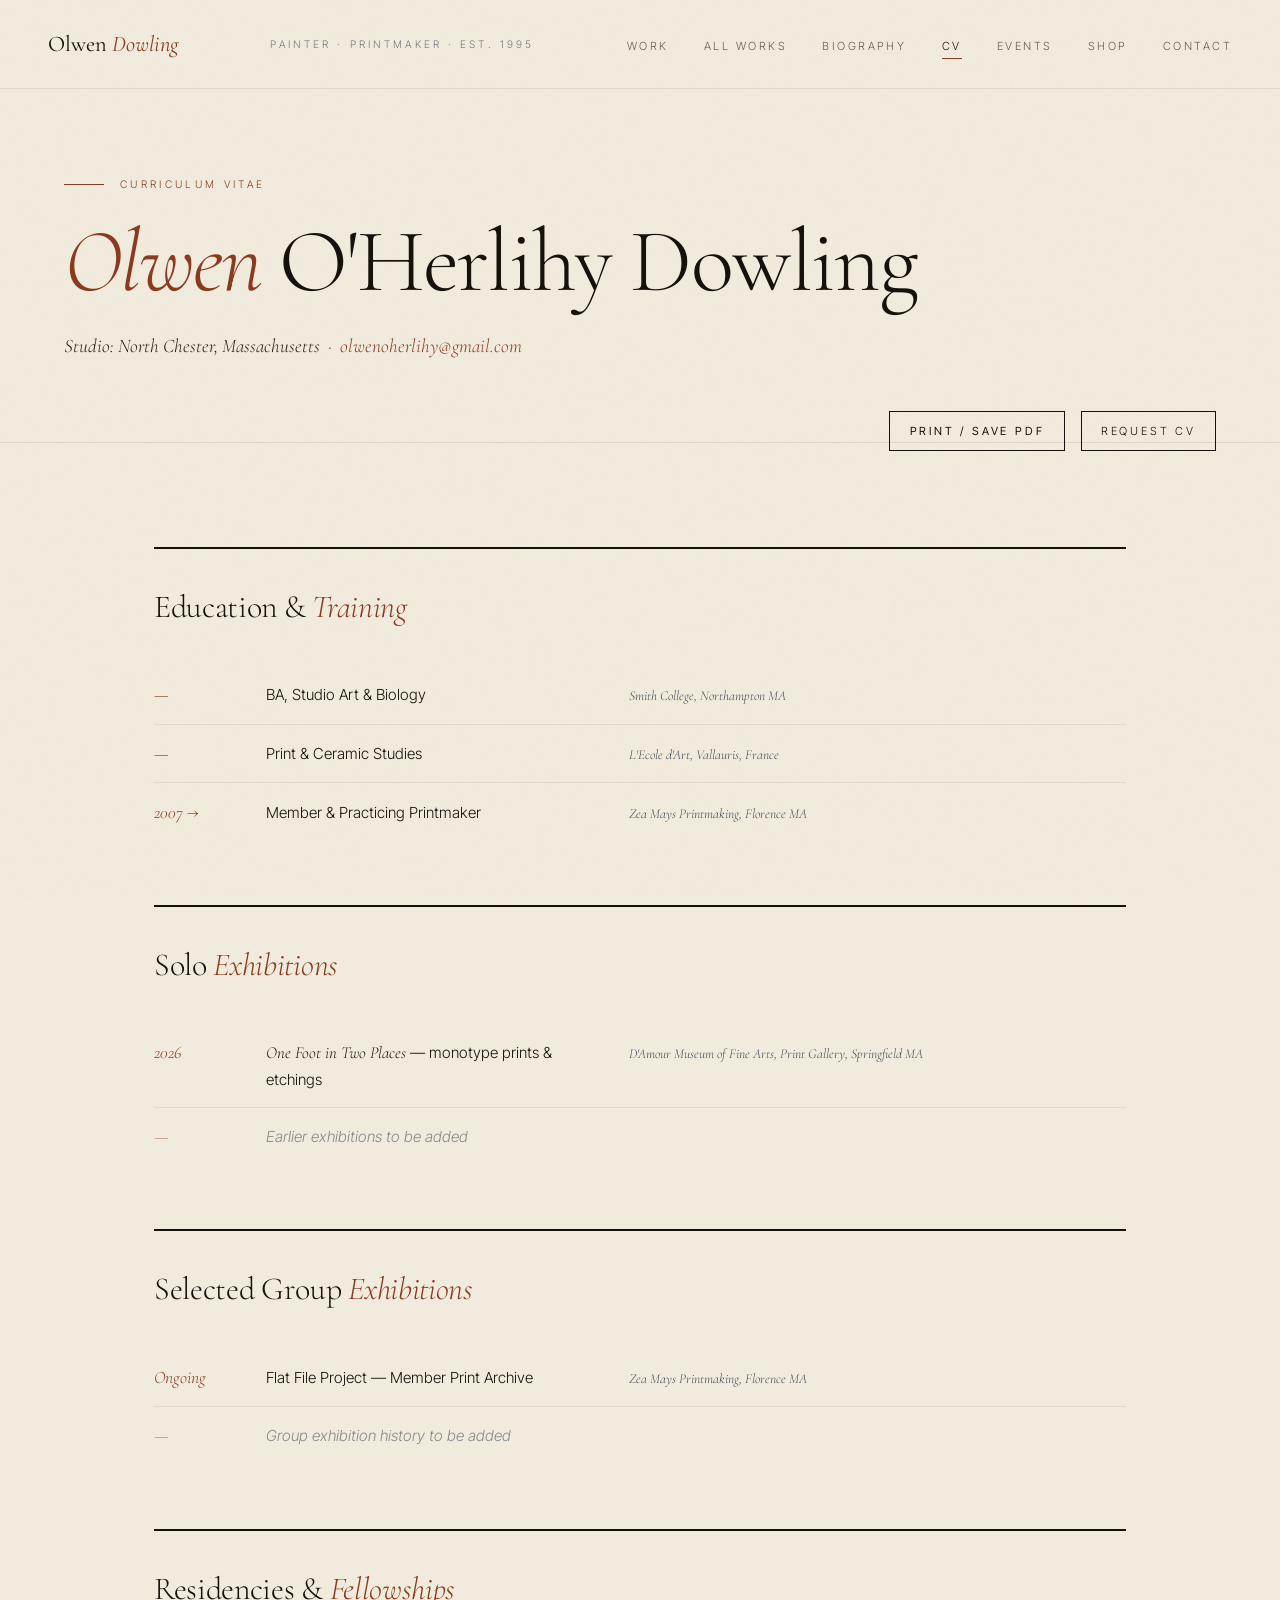
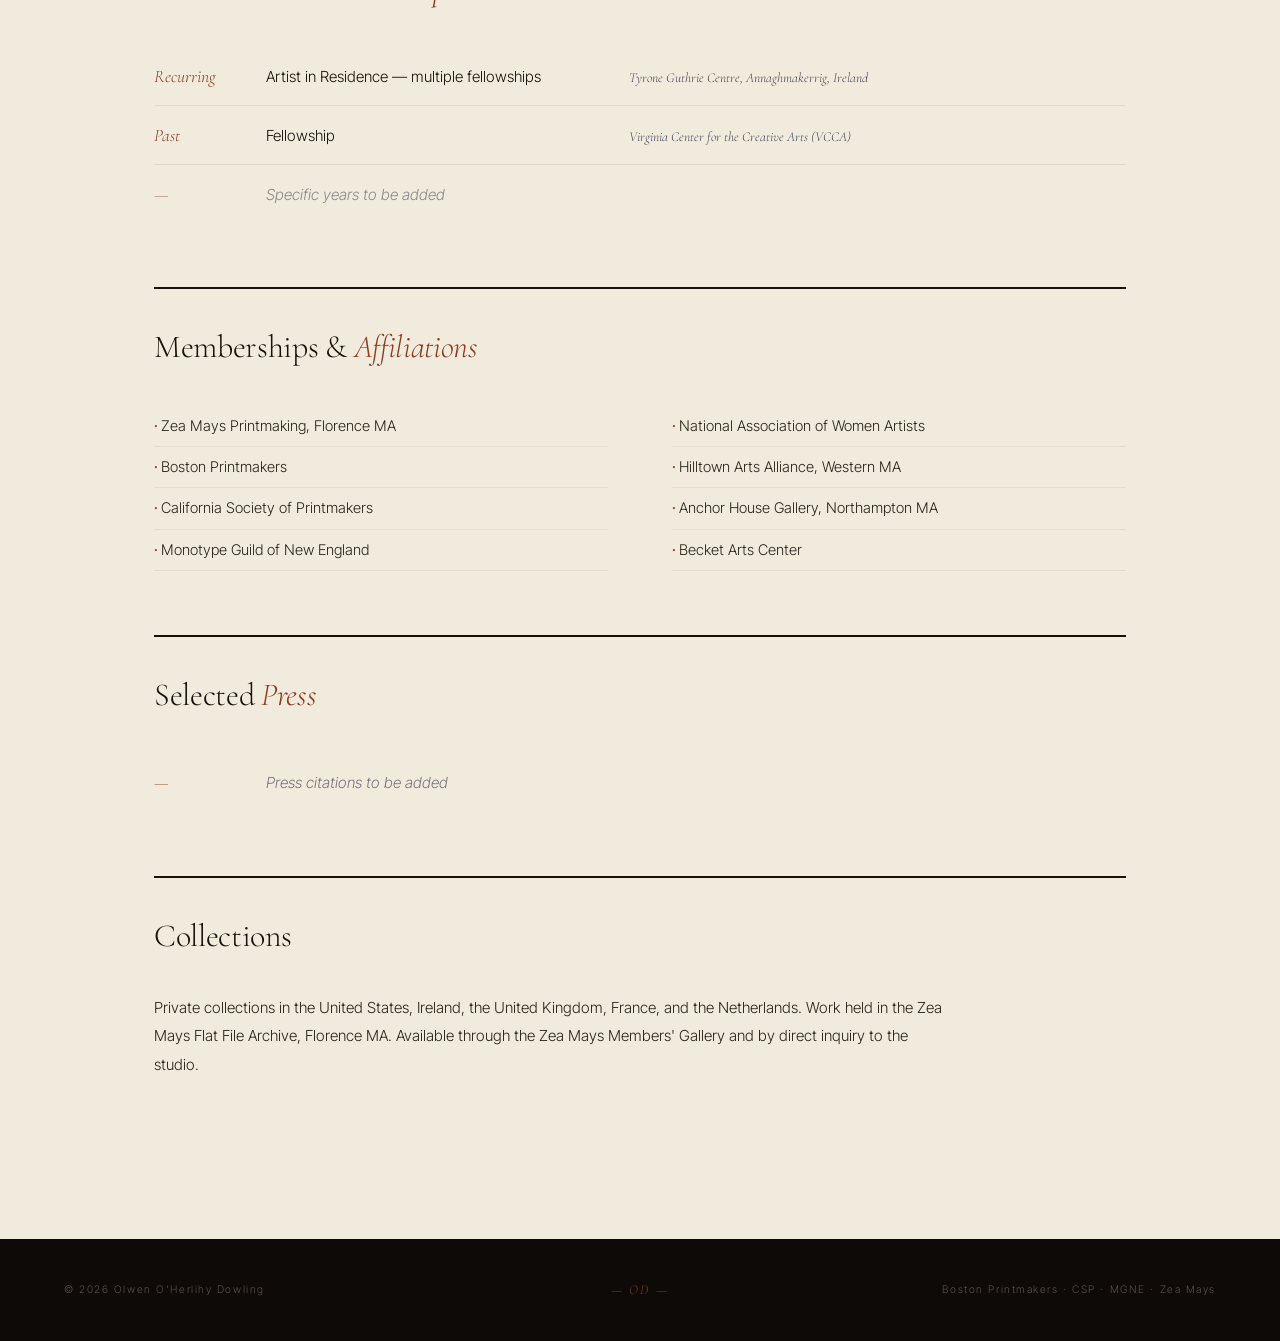
<file: cv.html>
<!DOCTYPE html>

<html lang="en">
<head>
<meta charset="UTF-8">
<meta name="viewport" content="width=device-width, initial-scale=1.0">
<title>Curriculum Vitae — Olwen O'Herlihy Dowling</title>
<link href="https://fonts.googleapis.com/css2?family=Cormorant+Garamond:ital,wght@0,300;0,400;0,500;1,300;1,400;1,500&family=Inter+Tight:wght@200;300;400;500&display=swap" rel="stylesheet">
<link rel="stylesheet" href="styles.css">
<style>
  .cv-actions {
    max-width: 1400px; margin: -2rem auto 0;
    padding: 0 4rem 2rem;
    display: flex; justify-content: flex-end; gap: 1rem;
  }
  .cv-action {
    font-size: 0.7rem; letter-spacing: 0.25em; text-transform: uppercase;
    color: var(--ink); text-decoration: none;
    border: 1px solid var(--ink);
    padding: 0.6rem 1.2rem;
    transition: background 0.3s, color 0.3s;
    cursor: pointer; background: none;
    font-family: inherit;
  }
  .cv-action:hover { background: var(--ink); color: var(--paper); }

.cv-body {
max-width: 1100px; margin: 0 auto;
padding: 4rem 4rem 6rem;
}

.cv-section {
border-top: 2px solid var(--ink);
padding-top: 2rem; margin-bottom: 4rem;
}

.cv-section h2 {
font-family: 'Cormorant Garamond', serif;
font-size: 2rem; font-weight: 300;
color: var(--ink); margin-bottom: 2rem;
letter-spacing: -0.01em;
}
.cv-section h2 em { font-style: italic; color: var(--rust); }

.cv-row {
display: grid; grid-template-columns: 5rem 1fr 1.5fr;
gap: 2rem; padding: 0.9rem 0;
border-bottom: 1px solid rgba(22,17,12,0.08);
align-items: baseline;
}
.cv-row:last-child { border-bottom: none; }
.cv-row .yr {
font-family: 'Cormorant Garamond', serif;
font-style: italic; font-size: 1.1rem;
color: var(--rust);
}
.cv-row .what {
font-size: 0.95rem; color: var(--ink);
}
.cv-row .what em {
font-family: 'Cormorant Garamond', serif;
font-style: italic; font-size: 1.05rem;
}
.cv-row .where {
font-size: 0.85rem; color: var(--slate);
font-style: italic; font-family: 'Cormorant Garamond', serif;
}

.cv-list {
columns: 2; column-gap: 4rem; list-style: none;
}
.cv-list li {
padding: 0.5rem 0;
font-size: 0.92rem;
color: var(--ink-soft);
break-inside: avoid;
border-bottom: 1px solid rgba(22,17,12,0.06);
}
.cv-list li::before {
content: '· '; color: var(--rust); font-weight: 500;
}

@media (max-width: 1024px) {
.cv-actions { padding: 0 2rem 1rem; }
.cv-body { padding: 2rem 2rem 4rem; }
.cv-row { grid-template-columns: 4rem 1fr; gap: 1rem; }
.cv-row .where { grid-column: 1 / -1; padding-left: 5rem; }
.cv-list { columns: 1; }
}

@media print {
body::before, nav, .cv-actions, footer { display: none !important; }
body { background: white; }
.page-header { padding: 1rem 0 1.5rem; border-bottom: 2px solid var(--ink); }
.page-header h1 { font-size: 2.5rem; }
.page-header .sub { font-size: 0.95rem; }
.cv-body { padding: 1rem 0; max-width: 100%; }
.cv-section { page-break-inside: avoid; }
a { color: var(--ink); text-decoration: none; }
}
</style>

</head>
<body>

<nav>
  <a href="index.html" class="nav-mark">Olwen <span>Dowling</span></a>
  <div class="nav-tagline">Painter · Printmaker · Est. 1995</div>
  <ul class="nav-links">
    <li><a href="index.html#work">Work</a></li>
    <li><a href="work.html">All Works</a></li>
    <li><a href="biography.html">Biography</a></li>
    <li><a href="cv.html" class="active">CV</a></li>
    <li><a href="events.html">Events</a></li>
    <li><a href="shop.html">Shop</a></li>
    <li><a href="index.html#contact">Contact</a></li>
  </ul>
</nav>

<header class="page-header">
  <p class="eyebrow">Curriculum Vitae</p>
  <h1><em>Olwen</em> O'Herlihy Dowling</h1>
  <p class="sub">Studio: North Chester, Massachusetts &nbsp;·&nbsp; <a href="mailto:olwenoherlihy@gmail.com" style="color:var(--rust); text-decoration:none;">olwenoherlihy@gmail.com</a></p>
</header>

<div class="cv-actions">
  <button class="cv-action" onclick="window.print()">Print / Save PDF</button>
  <a href="mailto:olwenoherlihy@gmail.com?subject=CV%20Inquiry" class="cv-action">Request CV</a>
</div>

<div class="cv-body">

  <section class="cv-section">
    <h2>Education &amp; <em>Training</em></h2>
    <div class="cv-row">
      <span class="yr">—</span>
      <span class="what">BA, Studio Art &amp; Biology</span>
      <span class="where">Smith College, Northampton MA</span>
    </div>
    <div class="cv-row">
      <span class="yr">—</span>
      <span class="what">Print &amp; Ceramic Studies</span>
      <span class="where">L'Ecole d'Art, Vallauris, France</span>
    </div>
    <div class="cv-row">
      <span class="yr">2007 →</span>
      <span class="what">Member &amp; Practicing Printmaker</span>
      <span class="where">Zea Mays Printmaking, Florence MA</span>
    </div>
  </section>

  <section class="cv-section">
    <h2>Solo <em>Exhibitions</em></h2>
    <div class="cv-row">
      <span class="yr">2026</span>
      <span class="what"><em>One Foot in Two Places</em> — monotype prints &amp; etchings</span>
      <span class="where">D'Amour Museum of Fine Arts, Print Gallery, Springfield MA</span>
    </div>
    <div class="cv-row" style="opacity: 0.6;">
      <span class="yr">—</span>
      <span class="what" style="font-style: italic; color: var(--slate);">Earlier exhibitions to be added</span>
      <span class="where"></span>
    </div>
  </section>

  <section class="cv-section">
    <h2>Selected Group <em>Exhibitions</em></h2>
    <div class="cv-row">
      <span class="yr">Ongoing</span>
      <span class="what">Flat File Project — Member Print Archive</span>
      <span class="where">Zea Mays Printmaking, Florence MA</span>
    </div>
    <div class="cv-row" style="opacity: 0.6;">
      <span class="yr">—</span>
      <span class="what" style="font-style: italic; color: var(--slate);">Group exhibition history to be added</span>
      <span class="where"></span>
    </div>
  </section>

  <section class="cv-section">
    <h2>Residencies &amp; <em>Fellowships</em></h2>
    <div class="cv-row">
      <span class="yr">Recurring</span>
      <span class="what">Artist in Residence — multiple fellowships</span>
      <span class="where">Tyrone Guthrie Centre, Annaghmakerrig, Ireland</span>
    </div>
    <div class="cv-row">
      <span class="yr">Past</span>
      <span class="what">Fellowship</span>
      <span class="where">Virginia Center for the Creative Arts (VCCA)</span>
    </div>
    <div class="cv-row" style="opacity: 0.6;">
      <span class="yr">—</span>
      <span class="what" style="font-style: italic; color: var(--slate);">Specific years to be added</span>
      <span class="where"></span>
    </div>
  </section>

  <section class="cv-section">
    <h2>Memberships &amp; <em>Affiliations</em></h2>
    <ul class="cv-list">
      <li>Zea Mays Printmaking, Florence MA</li>
      <li>Boston Printmakers</li>
      <li>California Society of Printmakers</li>
      <li>Monotype Guild of New England</li>
      <li>National Association of Women Artists</li>
      <li>Hilltown Arts Alliance, Western MA</li>
      <li>Anchor House Gallery, Northampton MA</li>
      <li>Becket Arts Center</li>
    </ul>
  </section>

  <section class="cv-section">
    <h2>Selected <em>Press</em></h2>
    <div class="cv-row" style="opacity: 0.7;">
      <span class="yr">—</span>
      <span class="what" style="font-style: italic; color: var(--slate);">Press citations to be added</span>
      <span class="where"></span>
    </div>
  </section>

  <section class="cv-section">
    <h2>Collections</h2>
    <p style="font-size: 0.95rem; line-height: 1.85; color: var(--ink-soft); max-width: 50rem;">Private collections in the United States, Ireland, the United Kingdom, France, and the Netherlands. Work held in the Zea Mays Flat File Archive, Florence MA. Available through the Zea Mays Members' Gallery and by direct inquiry to the studio.</p>
  </section>

</div>

<footer>
  <p>© 2026 Olwen O'Herlihy Dowling</p>
  <p class="footer-mark">— OD —</p>
  <p class="footer-end">Boston Printmakers · CSP · MGNE · Zea Mays</p>
</footer>

</body>
</html>
</file>
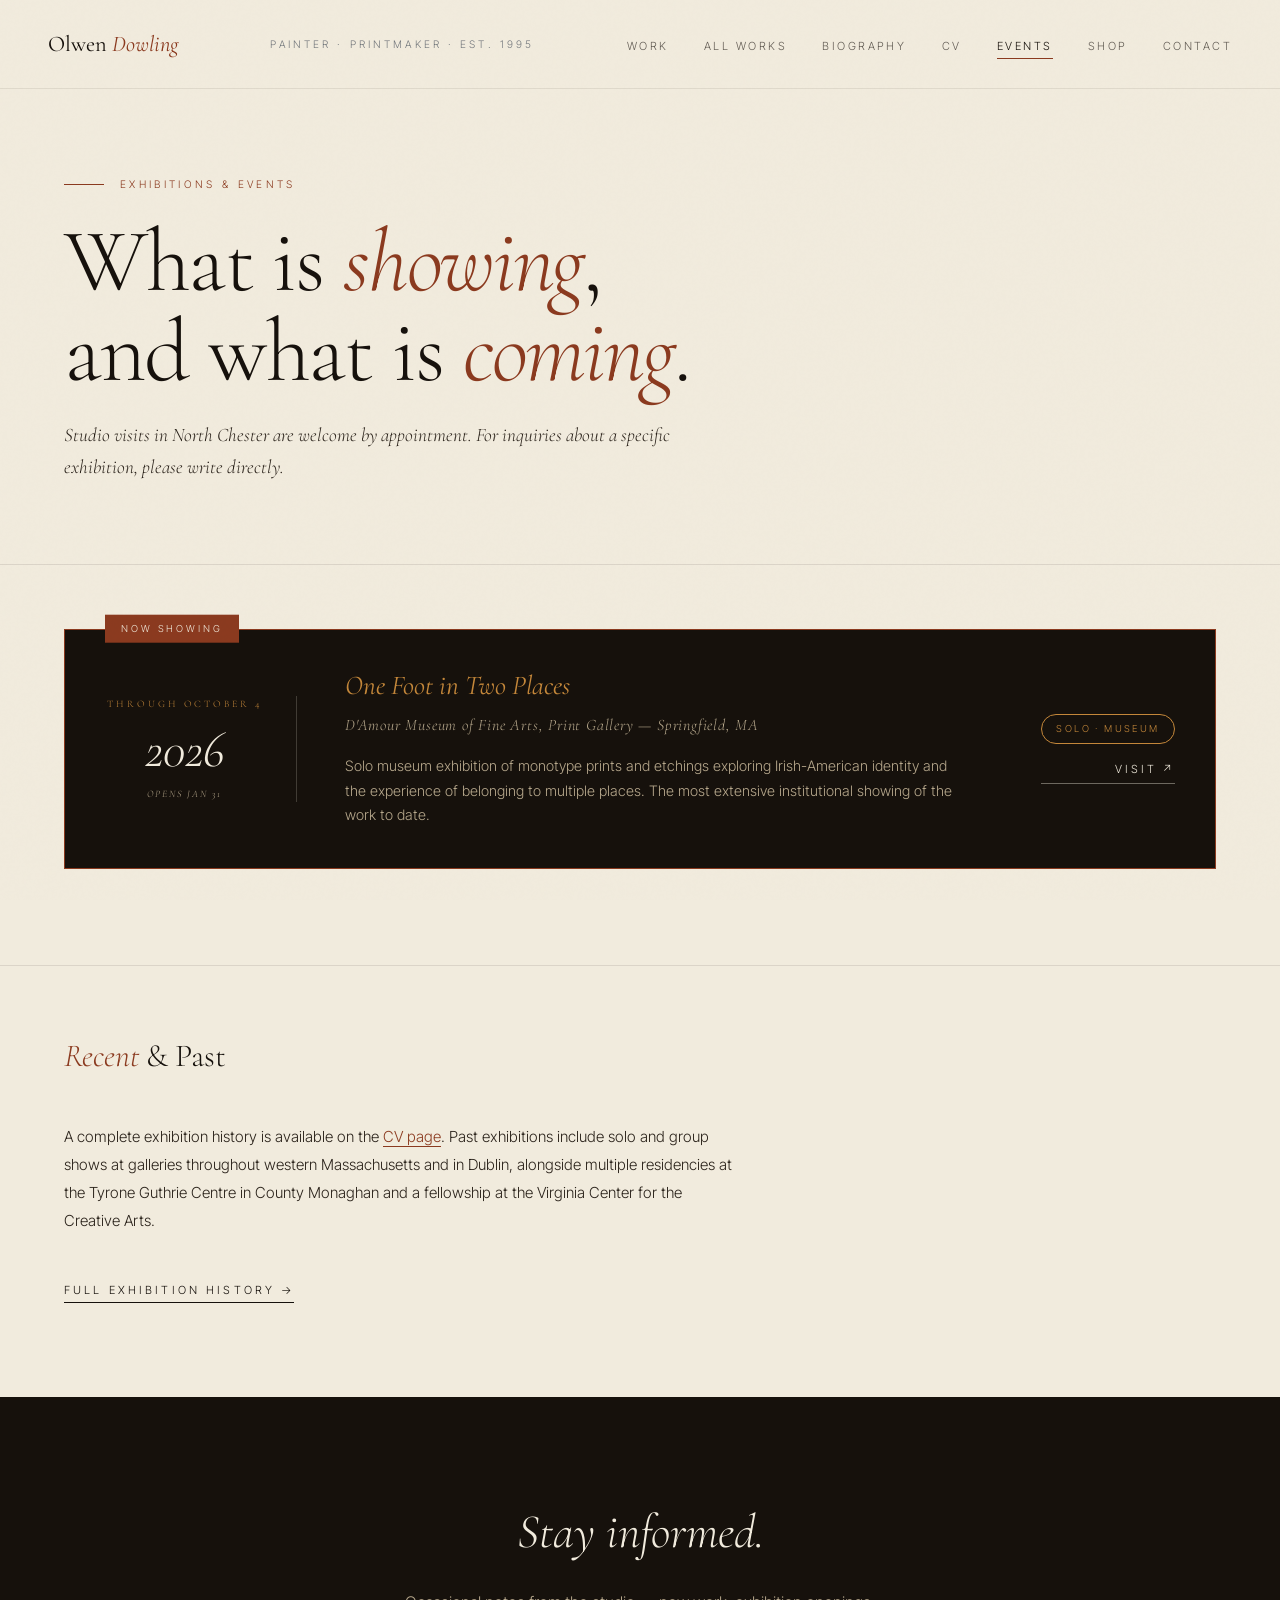
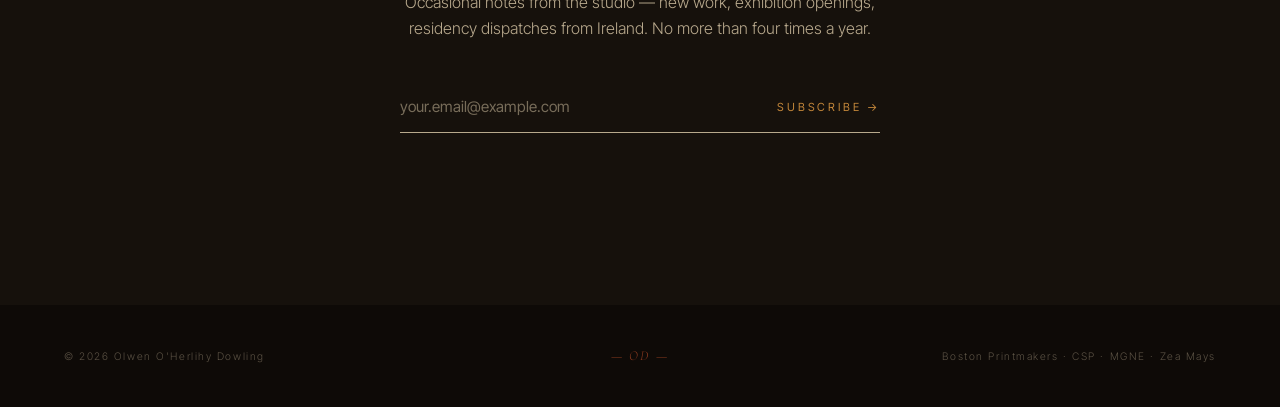
<file: events.html>
<!DOCTYPE html>

<html lang="en">
<head>
<meta charset="UTF-8">
<meta name="viewport" content="width=device-width, initial-scale=1.0">
<title>Events — Olwen O'Herlihy Dowling</title>
<link href="https://fonts.googleapis.com/css2?family=Cormorant+Garamond:ital,wght@0,300;0,400;0,500;1,300;1,400;1,500&family=Inter+Tight:wght@200;300;400;500&display=swap" rel="stylesheet">
<link rel="stylesheet" href="styles.css">
<style>
  .events-grid {
    max-width: 1400px; margin: 0 auto;
    padding: 4rem 4rem 6rem;
    display: grid; gap: 2rem;
  }

.event {
display: grid; grid-template-columns: 12rem 1fr auto;
gap: 3rem; align-items: center;
padding: 2.5rem;
background: var(--paper-warm);
border: 1px solid rgba(22,17,12,0.08);
transition: background 0.3s, transform 0.3s;
}
.event:hover {
background: var(--paper-deep);
}
.event.featured {
background: var(--ink); color: var(--paper);
border-color: var(--rust);
position: relative;
}
.event.featured::before {
content: 'Now Showing';
position: absolute; top: -1px; left: 2.5rem;
background: var(--rust); color: var(--paper);
font-size: 0.6rem; letter-spacing: 0.3em;
text-transform: uppercase;
padding: 0.4rem 1rem;
transform: translateY(-50%);
}

.event-date {
font-family: 'Cormorant Garamond', serif;
text-align: center;
border-right: 1px solid rgba(22,17,12,0.15);
padding-right: 2rem;
}
.event.featured .event-date { border-right-color: rgba(241,235,221,0.2); }
.event-date .month {
font-size: 0.7rem; letter-spacing: 0.3em;
text-transform: uppercase; color: var(--rust);
margin-bottom: 0.5rem;
}
.event.featured .event-date .month { color: var(--ochre); }
.event-date .day {
font-size: 3.5rem; font-weight: 300;
line-height: 1; font-style: italic;
}
.event-date .year {
font-size: 0.85rem; font-style: italic;
color: var(--slate); margin-top: 0.4rem;
}
.event.featured .event-date .year { color: var(--warm-mid); }

.event-info h3 {
font-family: 'Cormorant Garamond', serif;
font-size: 1.7rem; font-weight: 400;
line-height: 1.2; margin-bottom: 0.6rem;
}
.event-info h3 em { font-style: italic; color: var(--rust); }
.event.featured .event-info h3 em { color: var(--ochre); }

.event-info .venue {
font-size: 0.85rem; letter-spacing: 0.05em;
color: var(--slate); margin-bottom: 1rem;
font-family: 'Cormorant Garamond', serif;
font-style: italic; font-size: 1rem;
}
.event.featured .event-info .venue { color: var(--warm-mid); }

.event-info p {
font-size: 0.9rem; line-height: 1.7;
color: var(--ink-soft); max-width: 38rem;
}
.event.featured .event-info p { color: var(--warm-mid); }

.event-meta {
text-align: right;
}
.event-tag {
display: inline-block;
font-size: 0.6rem; letter-spacing: 0.25em;
text-transform: uppercase;
border: 1px solid var(--rust); color: var(--rust);
padding: 0.4rem 0.9rem;
border-radius: 100px;
margin-bottom: 1rem;
}
.event.featured .event-tag {
border-color: var(--ochre); color: var(--ochre);
}
.event-link {
display: block;
font-size: 0.7rem; letter-spacing: 0.25em;
text-transform: uppercase;
color: var(--ink); text-decoration: none;
border-bottom: 1px solid var(--ink);
padding-bottom: 0.3rem;
transition: color 0.3s, border-color 0.3s;
}
.event.featured .event-link {
color: var(--paper); border-color: rgba(241,235,221,0.4);
}
.event-link:hover { color: var(--rust); border-color: var(--rust); }
.event.featured .event-link:hover { color: var(--ochre); border-color: var(--ochre); }

.past-section {
max-width: 1400px; margin: 0 auto;
padding: 4rem 4rem 6rem;
border-top: 1px solid rgba(22,17,12,0.1);
}
.past-section h2 {
font-family: 'Cormorant Garamond', serif;
font-size: 2rem; font-weight: 300;
margin-bottom: 2.5rem;
}
.past-section h2 em { font-style: italic; color: var(--rust); }
.past-list {
display: grid; gap: 1rem;
}
.past-item {
display: grid; grid-template-columns: 6rem 1fr 1fr;
gap: 2rem; padding: 1rem 0;
border-bottom: 1px solid rgba(22,17,12,0.08);
align-items: baseline;
}
.past-item .pyr {
font-family: 'Cormorant Garamond', serif;
font-style: italic; color: var(--rust);
}
.past-item .pname { font-size: 0.92rem; }
.past-item .pname em {
font-family: 'Cormorant Garamond', serif;
font-style: italic; font-size: 1rem;
}
.past-item .pvenue {
font-size: 0.82rem; color: var(--slate);
font-style: italic; font-family: 'Cormorant Garamond', serif;
}

.subscribe {
background: var(--ink); color: var(--paper);
padding: 6rem 4rem; text-align: center;
}
.subscribe h2 {
font-family: 'Cormorant Garamond', serif;
font-size: clamp(2rem, 4vw, 3rem);
font-weight: 300; font-style: italic;
margin-bottom: 1rem;
}
.subscribe p {
color: var(--warm-mid); margin-bottom: 2.5rem;
max-width: 30rem; margin-left: auto; margin-right: auto;
}
.subscribe-form {
display: flex; max-width: 30rem; margin: 0 auto;
border-bottom: 1px solid var(--warm-mid);
}
.subscribe-form input {
flex: 1; background: none; border: none;
color: var(--paper); padding: 1rem 0;
font-family: inherit; font-size: 0.95rem;
outline: none;
}
.subscribe-form input::placeholder { color: var(--warm-mid); opacity: 0.6; }
.subscribe-form button {
background: none; border: none;
color: var(--ochre); padding: 1rem 0 1rem 1.5rem;
font-family: inherit; font-size: 0.7rem;
letter-spacing: 0.25em; text-transform: uppercase;
cursor: pointer; transition: color 0.3s;
}
.subscribe-form button:hover { color: var(--paper); }

@media (max-width: 1024px) {
.events-grid { padding: 2rem; }
.event { grid-template-columns: 1fr; gap: 1.5rem; padding: 2rem; }
.event-date { border-right: none; border-bottom: 1px solid rgba(22,17,12,0.15); padding: 0 0 1rem; text-align: left; }
.event.featured .event-date { border-bottom-color: rgba(241,235,221,0.2); }
.event-date .day { font-size: 2.5rem; display: inline-block; margin-right: 1rem; }
.event-date .month { display: inline-block; margin-right: 0.5rem; }
.event-date .year { display: inline-block; }
.event-meta { text-align: left; }
.past-section { padding: 3rem 2rem; }
.past-item { grid-template-columns: 4rem 1fr; gap: 1rem; }
.past-item .pvenue { grid-column: 1 / -1; padding-left: 5rem; }
.subscribe { padding: 4rem 2rem; }
}
</style>

<script id="mcjs">!function(c,h,i,m,p){m=c.createElement(h),p=c.getElementsByTagName(h)[0],m.async=1,m.src=i,p.parentNode.insertBefore(m,p)}(document,"script","https://chimpstatic.com/mcjs-connected/js/users/459767ef0836e3ca84fd2054b/f96f64c838b7272a837f1d26e.js");</script>
</head>
<body>

<nav>
  <a href="index.html" class="nav-mark">Olwen <span>Dowling</span></a>
  <div class="nav-tagline">Painter · Printmaker · Est. 1995</div>
  <ul class="nav-links">
    <li><a href="index.html#work">Work</a></li>
    <li><a href="work.html">All Works</a></li>
    <li><a href="biography.html">Biography</a></li>
    <li><a href="cv.html">CV</a></li>
    <li><a href="events.html" class="active">Events</a></li>
    <li><a href="shop.html">Shop</a></li>
    <li><a href="index.html#contact">Contact</a></li>
  </ul>
</nav>

<header class="page-header">
  <p class="eyebrow">Exhibitions &amp; Events</p>
  <h1>What is <em>showing</em>,<br>and what is <em>coming</em>.</h1>
  <p class="sub">Studio visits in North Chester are welcome by appointment. For inquiries about a specific exhibition, please write directly.</p>
</header>

<section class="events-grid">

  <article class="event featured">
    <div class="event-date" style="text-align: center;">
      <div class="month" style="color: var(--ochre); margin-bottom: 0.8rem; font-size: 0.62rem;">Through October 4</div>
      <div style="font-family: 'Cormorant Garamond', serif; font-size: 3.2rem; font-style: italic; color: var(--paper); line-height: 1; font-weight: 300;">2026</div>
      <div class="year" style="color: var(--warm-mid); margin-top: 0.6rem; font-size: 0.62rem; letter-spacing: 0.2em; text-transform: uppercase;">Opens Jan 31</div>
    </div>
    <div class="event-info">
      <h3><em>One Foot in Two Places</em></h3>
      <div class="venue">D'Amour Museum of Fine Arts, Print Gallery — Springfield, MA</div>
      <p>Solo museum exhibition of monotype prints and etchings exploring Irish-American identity and the experience of belonging to multiple places. The most extensive institutional showing of the work to date.</p>
    </div>
    <div class="event-meta">
      <span class="event-tag">Solo · Museum</span>
      <a href="https://springfieldmuseums.org" target="_blank" rel="noopener" class="event-link">Visit ↗</a>
    </div>
  </article>

</section>

<section class="past-section">
  <h2><em>Recent</em> &amp; Past</h2>
  <div class="past-list">
    <p style="font-size: 0.95rem; color: var(--ink-soft); line-height: 1.85; max-width: 42rem;">A complete exhibition history is available on the <a href="cv.html" style="color: var(--rust); border-bottom: 1px solid var(--rust); text-decoration: none;">CV page</a>. Past exhibitions include solo and group shows at galleries throughout western Massachusetts and in Dublin, alongside multiple residencies at the Tyrone Guthrie Centre in County Monaghan and a fellowship at the Virginia Center for the Creative Arts.</p>
  </div>
  <p style="margin-top: 2.5rem;"><a href="cv.html" style="font-size: 0.7rem; letter-spacing: 0.28em; text-transform: uppercase; color: var(--ink); text-decoration: none; border-bottom: 1px solid var(--ink); padding-bottom: 0.3rem;">Full exhibition history →</a></p>
</section>

<section class="subscribe">
  <h2>Stay informed.</h2>
  <p>Occasional notes from the studio — new work, exhibition openings, residency dispatches from Ireland. No more than four times a year.</p>
  <form class="subscribe-form" id="mc-form" action="https://olwendowling.us7.list-manage.com/subscribe/post?u=459767ef0836e3ca84fd2054b&amp;id=546120" method="post" target="mc-frame" novalidate>
    <input type="email" name="EMAIL" id="mc-email" placeholder="your.email@example.com" required>
    <input type="hidden" name="b_459767ef0836e3ca84fd2054b_546120" tabindex="-1" value="">
    <button type="submit" id="mc-submit">Subscribe →</button>
  </form>
  <p id="mc-response" style="margin-top:1.2rem; font-size:0.85rem; color:var(--ochre); min-height:1.2em;"></p>
  <iframe name="mc-frame" style="display:none;" onload="window._mcFrameLoaded && window._mcFrameLoaded()"></iframe>
</section>

<script>
var mcSubmitted = false;
document.getElementById('mc-form').addEventListener('submit', function(e) {
  var email = document.getElementById('mc-email').value;
  if (!email) { e.preventDefault(); return; }
  var btn = document.getElementById('mc-submit');
  var msg = document.getElementById('mc-response');
  btn.textContent = 'Sending\u2026';
  btn.disabled = true;
  mcSubmitted = true;
  setTimeout(function() {
    if (mcSubmitted) {
      msg.textContent = 'Thank you \u2014 you\u2019re on the list.';
      btn.textContent = 'Subscribed \u2713';
      document.getElementById('mc-email').value = '';
      mcSubmitted = false;
    }
  }, 2000);
});
</script>

<footer>
  <p>© 2026 Olwen O'Herlihy Dowling</p>
  <p class="footer-mark">— OD —</p>
  <p class="footer-end">Boston Printmakers · CSP · MGNE · Zea Mays</p>
</footer>

</body>
</html>
</file>
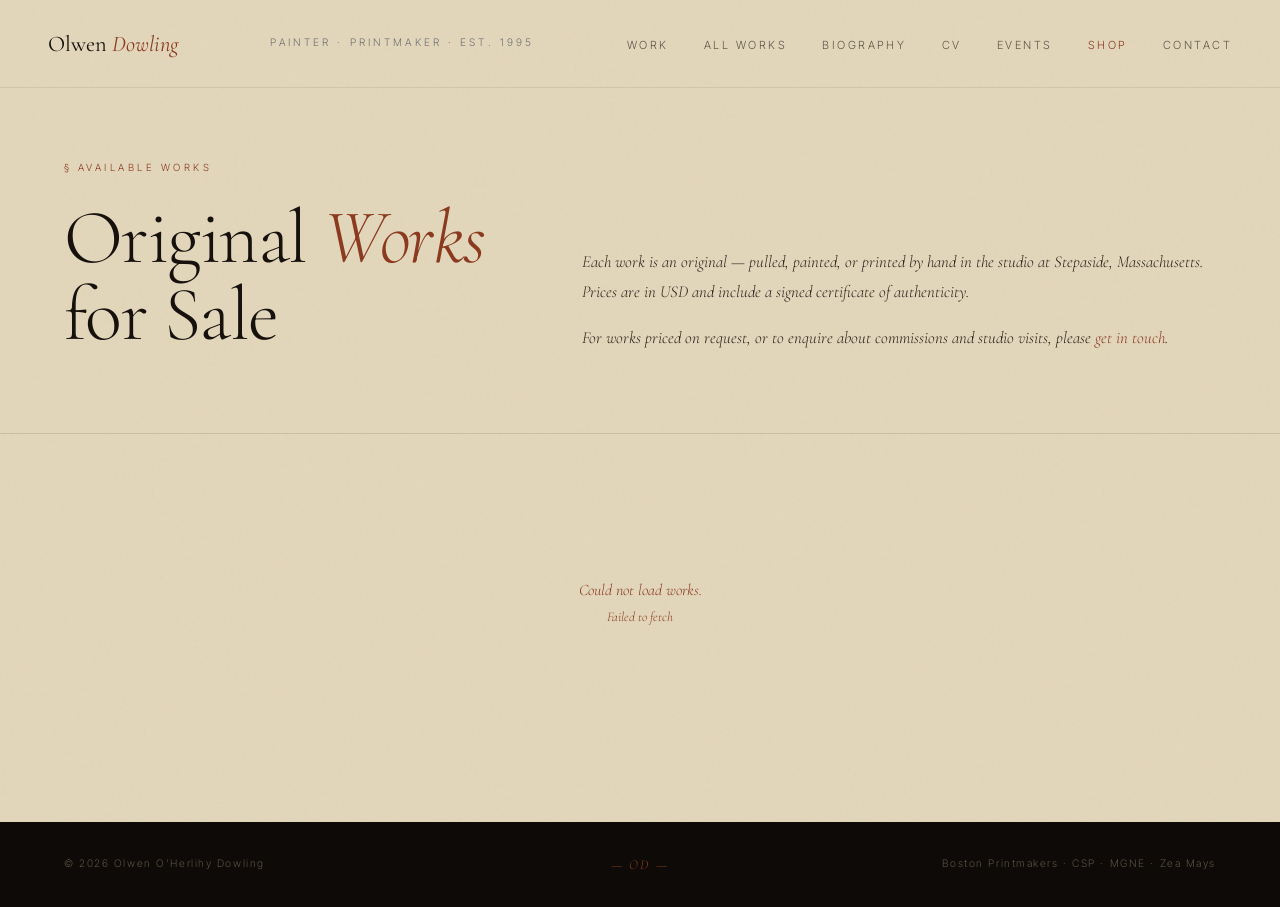
<file: shop.html>
<!DOCTYPE html>
<html lang="en">
<head>
<meta charset="UTF-8">
<meta name="viewport" content="width=device-width, initial-scale=1.0">
<title>Shop — Olwen O'Herlihy Dowling</title>
<meta name="description" content="Original paintings and prints available for purchase. Works by Olwen O'Herlihy Dowling — drypoint, monotype, intaglio, oil, watercolor.">
<link href="https://fonts.googleapis.com/css2?family=Cormorant+Garamond:ital,wght@0,300;0,400;0,500;0,600;1,300;1,400;1,500&family=Inter+Tight:wght@200;300;400;500&display=swap" rel="stylesheet">
<style>
*, *::before, *::after { margin: 0; padding: 0; box-sizing: border-box; }
:root {
  --ink: #16110c; --ink-soft: #2a221a; --paper: #e2d6bb;
  --paper-warm: #ebe2cf; --paper-deep: #d4c5a5; --warm-mid: #b8a98d;
  --rust: #8b3a1f; --ochre: #c4873a; --slate: #3d4754;
}
html { scroll-behavior: smooth; }
body { background: var(--paper); color: var(--ink); font-family: "Inter Tight", sans-serif; font-weight: 300; overflow-x: hidden; line-height: 1.6; }
::selection { background: var(--rust); color: var(--paper); }
body::before {
  content: ""; position: fixed; inset: 0;
  background-image: url("data:image/svg+xml,%3Csvg viewBox='0 0 256 256' xmlns='http://www.w3.org/2000/svg'%3E%3Cfilter id='n'%3E%3CfeTurbulence type='fractalNoise' baseFrequency='0.85' numOctaves='4' stitchTiles='stitch'/%3E%3C/filter%3E%3Crect width='100%25' height='100%25' filter='url(%23n)' opacity='0.05'/%3E%3C/svg%3E");
  pointer-events: none; z-index: 9999; mix-blend-mode: multiply; opacity: 0.5;
}
nav {
  position: fixed; top: 0; left: 0; right: 0; z-index: 100;
  display: grid; grid-template-columns: auto 1fr auto;
  align-items: center; padding: 1.6rem 3rem; gap: 3rem;
  background: rgba(226,214,187,0.92); backdrop-filter: blur(8px);
  border-bottom: 1px solid rgba(22,17,12,0.08); transition: padding 0.3s;
}
nav.scrolled { padding: 1rem 3rem; }
.nav-mark { font-family: "Cormorant Garamond", serif; font-size: 1.4rem; font-weight: 400; color: var(--ink); text-decoration: none; }
.nav-mark span { font-style: italic; color: var(--rust); }
.nav-tagline { font-size: 0.65rem; letter-spacing: 0.3em; text-transform: uppercase; color: var(--slate); opacity: 0.7; justify-self: center; }
.nav-links { display: flex; gap: 2.2rem; list-style: none; }
.nav-links a { font-size: 0.7rem; letter-spacing: 0.22em; text-transform: uppercase; color: var(--ink); text-decoration: none; opacity: 0.65; transition: opacity 0.3s, color 0.3s; }
.nav-links a:hover { opacity: 1; color: var(--rust); }
.nav-links a.active { opacity: 1; color: var(--rust); }
.nav-hamburger { display: none; flex-direction: column; gap: 5px; background: none; border: none; cursor: pointer; padding: 4px; position: relative; z-index: 201; }
.nav-hamburger span { display: block; width: 22px; height: 1.5px; background: var(--ink); transition: transform 0.3s, opacity 0.3s; }
.nav-hamburger.open span:nth-child(1) { transform: translateY(6.5px) rotate(45deg); }
.nav-hamburger.open span:nth-child(2) { opacity: 0; }
.nav-hamburger.open span:nth-child(3) { transform: translateY(-6.5px) rotate(-45deg); }
.shop-header {
  padding: 10rem 4rem 5rem; max-width: 1400px; margin: 0 auto;
  display: grid; grid-template-columns: 1fr 1.5fr; gap: 6rem;
  align-items: end; border-bottom: 1px solid rgba(22,17,12,0.12);
}
.shop-header-side .s-label { font-size: 0.62rem; letter-spacing: 0.35em; text-transform: uppercase; color: var(--rust); margin-bottom: 1.5rem; }
.shop-header-side h1 { font-family: "Cormorant Garamond", serif; font-size: clamp(3rem, 6vw, 5rem); font-weight: 300; line-height: 1; letter-spacing: -0.02em; }
.shop-header-side h1 em { font-style: italic; color: var(--rust); }
.shop-header-body { font-family: "Cormorant Garamond", serif; font-style: italic; font-size: 1.05rem; line-height: 1.8; color: var(--ink-soft); }
.shop-header-body p + p { margin-top: 1rem; }
.shop-header-body a { color: var(--rust); text-decoration: none; }
.shop-header-body a:hover { text-decoration: underline; }
.shop-main { max-width: 1400px; margin: 0 auto; padding: 5rem 4rem 8rem; }
.shop-status { text-align: center; padding: 4rem 2rem; font-family: "Cormorant Garamond", serif; font-style: italic; color: var(--slate); }
.shop-status.error { color: var(--rust); }
.shop-section-label { font-size: 0.62rem; letter-spacing: 0.35em; text-transform: uppercase; color: var(--rust); margin-bottom: 2.5rem; padding-bottom: 1rem; border-bottom: 1px solid rgba(22,17,12,0.1); }
.shop-section { margin-bottom: 6rem; }
.shop-grid { display: grid; grid-template-columns: repeat(3, 1fr); gap: 3rem 2.5rem; }
.shop-card { display: flex; flex-direction: column; }
.shop-card.sold { opacity: 0.5; }
.shop-card-image { aspect-ratio: 4/3; overflow: hidden; background-color: var(--paper-deep); margin-bottom: 1.2rem; position: relative; cursor: pointer; }
.shop-card-image img { width: 100%; height: 100%; object-fit: cover; display: block; transition: transform 0.6s cubic-bezier(0.2,0.8,0.2,1); }
.shop-card:not(.sold) .shop-card-image:hover img { transform: scale(1.03); }
.sold-badge { position: absolute; top: 1rem; right: 1rem; background: var(--ink); color: var(--paper); font-size: 0.6rem; letter-spacing: 0.2em; text-transform: uppercase; padding: 0.35rem 0.7rem; }
.shop-card-meta { flex: 1; display: flex; flex-direction: column; }
.shop-card-title { font-family: "Cormorant Garamond", serif; font-size: 1.3rem; font-style: italic; font-weight: 400; color: var(--ink); margin-bottom: 0.3rem; }
.shop-card-medium { font-size: 0.68rem; letter-spacing: 0.15em; text-transform: uppercase; color: var(--slate); opacity: 0.8; margin-bottom: 0.2rem; }
.shop-card-dims { font-size: 0.78rem; color: var(--slate); opacity: 0.7; margin-bottom: 1rem; }
.shop-card-price { font-family: "Cormorant Garamond", serif; font-size: 1.5rem; font-weight: 300; color: var(--ink); margin-top: auto; margin-bottom: 1.2rem; }
.shop-card-price.enquire { font-size: 1rem; font-style: italic; color: var(--slate); }
.btn-purchase { display: inline-block; padding: 0.85rem 1.8rem; background: var(--rust); color: var(--paper); text-decoration: none; font-size: 0.7rem; letter-spacing: 0.28em; text-transform: uppercase; font-family: "Inter Tight", sans-serif; font-weight: 300; transition: background 0.3s; text-align: center; align-self: flex-start; }
.btn-purchase:hover { background: #6b2c17; }
.btn-enquire { display: inline-flex; align-items: center; gap: 0.6rem; font-size: 0.72rem; letter-spacing: 0.28em; text-transform: uppercase; color: var(--ink); text-decoration: none; padding: 0.85rem 0; border-bottom: 1px solid var(--ink); width: fit-content; transition: color 0.3s, border-color 0.3s; }
.btn-enquire:hover { color: var(--rust); border-color: var(--rust); }
.shop-note { border-top: 1px solid rgba(22,17,12,0.12); padding-top: 3rem; display: grid; grid-template-columns: 1fr 1fr 1fr; gap: 2rem; }
.shop-note-cell .note-label { font-size: 0.6rem; letter-spacing: 0.3em; text-transform: uppercase; color: var(--rust); margin-bottom: 0.8rem; }
.shop-note-cell p { font-family: "Cormorant Garamond", serif; font-size: 0.95rem; font-style: italic; color: var(--ink-soft); line-height: 1.7; }
.shop-note-cell a { color: var(--rust); text-decoration: none; }
.shop-note-cell a:hover { text-decoration: underline; }

/* LIGHTBOX */
.lightbox {
  position: fixed; inset: 0; background: rgba(22,17,12,0.96);
  z-index: 1000; display: none;
  align-items: center; justify-content: center;
  padding: 4rem; backdrop-filter: blur(4px);
  -webkit-overflow-scrolling: touch;
}
.lightbox.active { display: flex; }
.lightbox-content {
  max-width: 1100px; width: 100%;
  display: grid; grid-template-columns: 1.5fr 1fr;
  gap: 4rem; align-items: center;
}
.lightbox-image {
  background-color: #0e0a07; background-size: contain;
  background-position: center; background-repeat: no-repeat;
  aspect-ratio: 4/3; max-height: 70vh;
}
.lightbox-text h3 {
  font-family: "Cormorant Garamond", serif;
  font-size: 2.2rem; font-weight: 300; font-style: italic;
  color: var(--paper); margin-bottom: 0.5rem; line-height: 1.1;
}
.lb-price-display {
  font-family: "Cormorant Garamond", serif;
  font-size: 1.8rem; font-weight: 300;
  color: var(--ochre); margin-bottom: 0.5rem;
}
.lb-price-display.sold { color: var(--rust); font-style: italic; }
.lightbox-text dl {
  border-top: 1px solid rgba(241,235,221,0.15); margin-top: 1.5rem; padding-top: 1.5rem;
}
.lightbox-text dt {
  font-size: 0.65rem; letter-spacing: 0.25em; text-transform: uppercase;
  color: var(--warm-mid); margin-top: 1rem;
}
.lightbox-text dt:first-child { margin-top: 0; }
.lightbox-text dd {
  font-family: "Cormorant Garamond", serif; font-size: 1rem;
  color: var(--paper); margin-top: 0.3rem; font-style: italic;
}
.lb-action {
  display: inline-block; margin-top: 2rem;
  padding: 0.9rem 2rem; background: var(--rust); color: var(--paper);
  text-decoration: none; font-size: 0.7rem; letter-spacing: 0.28em;
  text-transform: uppercase; font-family: inherit;
  transition: background 0.3s; border: none; cursor: pointer;
  -webkit-tap-highlight-color: transparent;
  touch-action: manipulation;
}
.lb-action:hover { background: #6b2c17; }
.lb-action.hidden { display: none; }
/* Fixed positioning so it's always tappable on iOS regardless of scroll */
.lightbox-close {
  position: fixed; top: 2rem; right: 2rem;
  background: none; border: 1px solid rgba(241,235,221,0.3);
  color: var(--paper); font-size: 0.7rem; letter-spacing: 0.3em;
  text-transform: uppercase; padding: 0.6rem 1.2rem; cursor: pointer;
  font-family: inherit; transition: background 0.3s;
  -webkit-tap-highlight-color: transparent;
  touch-action: manipulation;
  z-index: 1001;
}
.lightbox-close:hover { background: var(--rust); border-color: var(--rust); }

footer { background: #0e0a07; padding: 2rem 4rem; display: grid; grid-template-columns: 1fr auto 1fr; align-items: center; gap: 2rem; }
footer p { font-size: 0.65rem; letter-spacing: 0.15em; color: rgba(184,169,141,0.45); }
footer .footer-mark { font-family: "Cormorant Garamond", serif; font-style: italic; font-size: 0.85rem; color: var(--rust); text-align: center; }
footer .footer-end { text-align: right; }
@media (max-width: 1024px) {
  nav { padding: 1.2rem 2.5rem; gap: 1.5rem; } .nav-tagline { display: none; }
  .nav-links { gap: 1rem; } .nav-links a { font-size: 0.62rem; letter-spacing: 0.18em; }
  .shop-header { grid-template-columns: 1fr; gap: 2rem; padding: 7rem 2rem 3rem; }
  .shop-main { padding: 3rem 2rem 5rem; }
  .shop-grid { grid-template-columns: 1fr 1fr; gap: 2rem 1.5rem; }
  .shop-note { grid-template-columns: 1fr; }
  footer { grid-template-columns: 1fr; text-align: center; gap: 1rem; padding: 1.5rem 2rem; }
  footer .footer-end { text-align: center; }
  .lightbox { padding: 1.5rem; }
  .lightbox-content { grid-template-columns: 1fr; gap: 1.5rem; max-height: 90vh; overflow-y: auto; }
  .lightbox-image { aspect-ratio: 4/3; max-height: 50vh; }
}
@media (max-width: 700px) {
  nav { grid-template-columns: 1fr auto; padding: 1rem 1.5rem; } .nav-tagline { display: none; }
  .nav-hamburger { display: flex; z-index: 401; }
  .nav-links { display: none; position: fixed; top: 0; left: 0; right: 0; bottom: 0; background: var(--ink); height: 100vh; flex-direction: column; align-items: center; justify-content: center; gap: 2.5rem; z-index: 400; padding-top: 50px; }
  .nav-links.open { display: flex; }
  .nav-links a { font-size: 1.2rem; color: var(--paper) !important; opacity: 0.85; }
  .nav-hamburger.open span { background: var(--paper); }
  .shop-grid { grid-template-columns: 1fr; }
}
</style>
</head>
<body>

<nav id="mainNav">
  <a href="index.html" class="nav-mark">Olwen <span>Dowling</span></a>
  <div class="nav-tagline">Painter · Printmaker · Est. 1995</div>
  <ul class="nav-links" id="navLinks">
    <li><a href="index.html#work">Work</a></li>
    <li><a href="work.html">All Works</a></li>
    <li><a href="biography.html">Biography</a></li>
    <li><a href="cv.html">CV</a></li>
    <li><a href="events.html">Events</a></li>
    <li><a href="shop.html" class="active">Shop</a></li>
    <li><a href="index.html#contact">Contact</a></li>
  </ul>
  <button class="nav-hamburger" id="navHamburger" aria-label="Menu">
    <span></span><span></span><span></span>
  </button>
</nav>

<div class="shop-header">
  <div class="shop-header-side">
    <p class="s-label">&sect; Available Works</p>
    <h1>Original <em>Works</em><br>for Sale</h1>
  </div>
  <div class="shop-header-body">
    <p>Each work is an original &mdash; pulled, painted, or printed by hand in the studio at Stepaside, Massachusetts. Prices are in USD and include a signed certificate of authenticity.</p>
    <p>For works priced on request, or to enquire about commissions and studio visits, please <a href="index.html#contact">get in touch</a>.</p>
  </div>
</div>

<main class="shop-main" id="shopMain">
  <div class="shop-status" id="shopStatus">Loading works&hellip;</div>
</main>

<div class="lightbox" id="lightbox">
  <button class="lightbox-close" id="lightboxClose">Close &times;</button>
  <div class="lightbox-content">
    <div class="lightbox-image" id="lightboxImage"></div>
    <div class="lightbox-text">
      <h3 id="lbTitle"></h3>
      <div class="lb-price-display" id="lbPrice"></div>
      <dl>
        <dt>Medium</dt><dd id="lbMedium"></dd>
        <dt>Dimensions</dt><dd id="lbDimensions"></dd>
        <dt>Notes</dt><dd id="lbNotes"></dd>
      </dl>
      <a class="lb-action" id="lbAction" href="#">Enquire about this work &rarr;</a>
    </div>
  </div>
</div>

<footer>
  <p>&copy; 2026 Olwen O'Herlihy Dowling</p>
  <p class="footer-mark">&mdash; OD &mdash;</p>
  <p class="footer-end">Boston Printmakers &middot; CSP &middot; MGNE &middot; Zea Mays</p>
</footer>

<script>
const SHEET_CSV_URL = "https://docs.google.com/spreadsheets/d/e/2PACX-1vT3XScG4d1eqLJKxItKYFw5eTRvBIUY2Br0eaVElW7EawvWQPyiuk2M0FTzX1EtokLRFE6TJss7HTjI/pub?output=csv";

const SECTION_ORDER = [
  { id: "drypoint",   label: "Drypoint &amp; <em>Monotypes</em>",   subtitle: "Drypoint &amp; Monotype" },
  { id: "intaglio",   label: "Intaglio <em>Etchings</em>",           subtitle: "Copper plate etching" },
  { id: "oil",        label: "Irish <em>Oil Paintings</em>",         subtitle: "Oil on canvas" },
  { id: "watercolor", label: "<em>Watercolors</em>",                 subtitle: "Watercolor on paper" }
];

function parseCSV(text) {
  const rows = []; let row = [], cell = "", inQuotes = false;
  for (let i = 0; i < text.length; i++) {
    const c = text[i];
    if (inQuotes) {
      if (c === '"' && text[i+1] === '"') { cell += '"'; i++; }
      else if (c === '"') { inQuotes = false; }
      else { cell += c; }
    } else {
      if (c === '"') { inQuotes = true; }
      else if (c === ",") { row.push(cell); cell = ""; }
      else if (c === "\n") { row.push(cell); rows.push(row); row = []; cell = ""; }
      else if (c === "\r") {}
      else { cell += c; }
    }
  }
  if (cell || row.length) { row.push(cell); rows.push(row); }
  return rows;
}

function rowsToObjects(rows) {
  if (!rows.length) return [];
  const headers = rows[0].map(h => h.trim().toLowerCase());
  return rows.slice(1).map(row => {
    const obj = {};
    headers.forEach((h, i) => { obj[h] = (row[i] || "").trim(); });
    return obj;
  }).filter(o => o.title);
}

function normalizeSection(s, m) {
  const combined = ((s || "") + " " + (m || "")).toLowerCase();
  if (combined.includes("intaglio") || combined.includes("etching")) return "intaglio";
  if (combined.includes("drypoint") || combined.includes("monotype")) return "drypoint";
  if (combined.includes("oil")) return "oil";
  if (combined.includes("watercolor") || combined.includes("watercolour")) return "watercolor";
  return "drypoint";
}

function escapeAttr(s) {
  return (s || "").replace(/&/g, "&amp;").replace(/"/g, "&quot;").replace(/</g, "&lt;").replace(/>/g, "&gt;");
}

function buildCard(w) {
  const sold = (w.status || "").toLowerCase() === "sold";
  const img = w["image url"] || w.image || "";
  const price = (w.price || "").replace(/^\$/, "").trim();
  const paypal = w["paypal_link"] || "";
  const dims = w.dimensions || "";
  const medium = w.medium || "";
  const notes = w.notes || "";

  const soldBadge = sold ? '<span class="sold-badge">Sold</span>' : "";

  let priceEl, actionEl;
  if (sold) {
    priceEl = `<p class="shop-card-price enquire">Sold</p>`;
    actionEl = "";
  } else if (paypal) {
    priceEl = `<p class="shop-card-price">$${price}</p>`;
    actionEl = `<a class="btn-purchase" href="${paypal}" target="_blank" rel="noopener">Purchase via PayPal</a>`;
  } else if (price) {
    priceEl = `<p class="shop-card-price">$${price}</p>`;
    const subject = encodeURIComponent("Enquiry: " + w.title);
    actionEl = `<a class="btn-enquire" href="mailto:olwenoherlihy@gmail.com?subject=${subject}">Enquire &#8594;</a>`;
  } else {
    priceEl = `<p class="shop-card-price enquire">Price on request</p>`;
    const subject = encodeURIComponent("Enquiry: " + w.title);
    actionEl = `<a class="btn-enquire" href="mailto:olwenoherlihy@gmail.com?subject=${subject}">Enquire &#8594;</a>`;
  }

  const dataAttrs = `
    data-title="${escapeAttr(w.title)}"
    data-img="${escapeAttr(img)}"
    data-medium="${escapeAttr(medium)}"
    data-dimensions="${escapeAttr(dims)}"
    data-notes="${escapeAttr(notes)}"
    data-price="${escapeAttr(price)}"
    data-sold="${sold ? 'true' : 'false'}"
    data-paypal="${escapeAttr(paypal)}"`;

  return `
    <div class="shop-card${sold ? " sold" : ""}">
      <div class="shop-card-image" ${dataAttrs}>
        ${img ? `<img src="${img}" alt="${escapeAttr(w.title)} &mdash; Olwen Dowling" loading="lazy">` : ""}
        ${soldBadge}
      </div>
      <div class="shop-card-meta">
        <h2 class="shop-card-title">${w.title}</h2>
        ${medium ? `<p class="shop-card-medium">${medium}</p>` : ""}
        ${dims ? `<p class="shop-card-dims">${dims}</p>` : ""}
        ${priceEl}
        ${actionEl}
      </div>
    </div>`;
}

function renderShop(works) {
  const main = document.getElementById("shopMain");
  main.innerHTML = "";

  const grouped = {};
  works.forEach(w => {
    if ((w.status || "").toLowerCase() === "hidden") return;
    const sec = normalizeSection(w.section, w.medium);
    if (!grouped[sec]) grouped[sec] = [];
    grouped[sec].push(w);
  });

  SECTION_ORDER.forEach(section => {
    const items = grouped[section.id];
    if (!items || !items.length) return;
    const sec = document.createElement("section");
    sec.className = "shop-section";
    sec.innerHTML = `
      <p class="shop-section-label">&sect; ${section.label}</p>
      <div class="shop-grid">${items.map(buildCard).join("")}</div>`;
    main.appendChild(sec);
  });

  const note = document.createElement("div");
  note.className = "shop-note";
  note.innerHTML = `
    <div class="shop-note-cell">
      <p class="note-label">&sect; Authenticity</p>
      <p>All works ship with a signed certificate of authenticity from the artist's studio.</p>
    </div>
    <div class="shop-note-cell">
      <p class="note-label">&sect; Shipping</p>
      <p>Works ship within 7&ndash;10 business days, carefully packed and insured. International shipping available &mdash; <a href="index.html#contact">contact for rates</a>.</p>
    </div>
    <div class="shop-note-cell">
      <p class="note-label">&sect; Questions</p>
      <p>For commissions, studio visits, or any enquiry, write to <a href="mailto:olwenoherlihy@gmail.com">olwenoherlihy@gmail.com</a>.</p>
    </div>`;
  main.appendChild(note);

  attachLightboxHandlers();
}

// LIGHTBOX
const lightbox = document.getElementById("lightbox");
const lbImage = document.getElementById("lightboxImage");
const lbTitle = document.getElementById("lbTitle");
const lbPrice = document.getElementById("lbPrice");
const lbMedium = document.getElementById("lbMedium");
const lbDimensions = document.getElementById("lbDimensions");
const lbNotes = document.getElementById("lbNotes");
const lbAction = document.getElementById("lbAction");
const lbClose = document.getElementById("lightboxClose");

function openLightbox(card) {
  const title = card.dataset.title || "";
  const img = card.dataset.img || "";
  const medium = card.dataset.medium || "";
  const dims = card.dataset.dimensions || "";
  const notes = card.dataset.notes || "";
  const price = card.dataset.price || "";
  const sold = card.dataset.sold === "true";
  const paypal = card.dataset.paypal || "";

  lbImage.style.backgroundImage = img ? `url('${img}')` : "";
  lbTitle.textContent = title;
  lbMedium.textContent = medium || "—";
  lbDimensions.textContent = dims || "—";
  lbNotes.textContent = notes || "—";

  if (sold) {
    lbPrice.textContent = "Sold";
    lbPrice.classList.add("sold");
    lbAction.classList.add("hidden");
  } else {
    lbPrice.classList.remove("sold");
    lbPrice.textContent = price ? `$${price}` : "Price on request";
    lbAction.classList.remove("hidden");

    if (paypal) {
      lbAction.href = paypal;
      lbAction.target = "_blank";
      lbAction.rel = "noopener";
      lbAction.textContent = "Purchase via PayPal →";
    } else {
      const subject = encodeURIComponent("Enquiry: " + title);
      const body = encodeURIComponent(
        `Dear Olwen,\n\nI am interested in "${title}"` +
        (medium ? ` (${medium}` : "") +
        (dims ? `, ${dims}` : "") +
        (medium ? `)` : "") +
        (price ? `, $${price}` : "") +
        `.\n\nPlease let me know if this work is available.\n\nKind regards,`
      );
      lbAction.href = `mailto:olwenoherlihy@gmail.com?subject=${subject}&body=${body}`;
      lbAction.removeAttribute("target");
      lbAction.removeAttribute("rel");
      lbAction.textContent = "Enquire about this work →";
    }
  }

  lightbox.classList.add("active");
  // iOS Safari scroll lock
  document.body.style.overflow = "hidden";
  document.body.style.position = "fixed";
  document.body.style.width = "100%";
}

function closeLightbox() {
  lightbox.classList.remove("active");
  // Release iOS Safari scroll lock
  document.body.style.overflow = "";
  document.body.style.position = "";
  document.body.style.width = "";
}

function attachLightboxHandlers() {
  document.querySelectorAll(".shop-card-image").forEach(el => {
    let tStartX = 0, tStartY = 0, tMoved = false;
    el.addEventListener("touchstart", e => {
      const t = e.touches[0];
      tStartX = t.clientX; tStartY = t.clientY; tMoved = false;
    }, { passive: true });
    el.addEventListener("touchmove", e => {
      const t = e.touches[0];
      if (Math.abs(t.clientX - tStartX) > 10 || Math.abs(t.clientY - tStartY) > 10) tMoved = true;
    }, { passive: true });
    el.addEventListener("click", () => openLightbox(el));
    // iOS Safari touch support — but only for an actual tap, not a scroll
    el.addEventListener("touchend", e => {
      if (tMoved) return; // finger moved — this was a scroll, not a tap
      e.preventDefault();
      openLightbox(el);
    });
  });
}

// Close button — click + touchend for iOS
lbClose.addEventListener("click", closeLightbox);
lbClose.addEventListener("touchend", e => { e.preventDefault(); closeLightbox(); });

// Tap backdrop to close
lightbox.addEventListener("click", e => { if (e.target === lightbox) closeLightbox(); });
lightbox.addEventListener("touchend", e => { if (e.target === lightbox) { e.preventDefault(); closeLightbox(); } });

// Escape key
document.addEventListener("keydown", e => { if (e.key === "Escape") closeLightbox(); });

async function loadShop() {
  const status = document.getElementById("shopStatus");
  try {
    const res = await fetch(SHEET_CSV_URL + "&t=" + Date.now());
    if (!res.ok) throw new Error("Sheet not accessible (HTTP " + res.status + ")");
    const text = await res.text();
    const works = rowsToObjects(parseCSV(text));
    if (!works.length) throw new Error("No works found in sheet");
    renderShop(works);
  } catch(e) {
    status.className = "shop-status error";
    status.innerHTML = "Could not load works.<br><small>" + e.message + "</small>";
  }
}

loadShop();

const nav = document.getElementById("mainNav");
window.addEventListener("scroll", () => {
  nav.classList.toggle("scrolled", window.scrollY > 80);
});
const hamburger = document.getElementById("navHamburger");
const navLinks = document.getElementById("navLinks");
hamburger.addEventListener("click", () => {
  hamburger.classList.toggle("open");
  navLinks.classList.toggle("open");
  document.body.style.overflow = navLinks.classList.contains("open") ? "hidden" : "";
});
navLinks.querySelectorAll("a").forEach(a => {
  a.addEventListener("click", () => {
    hamburger.classList.remove("open");
    navLinks.classList.remove("open");
    document.body.style.overflow = "";
  });
});
</script>
</body>
</html>
</file>
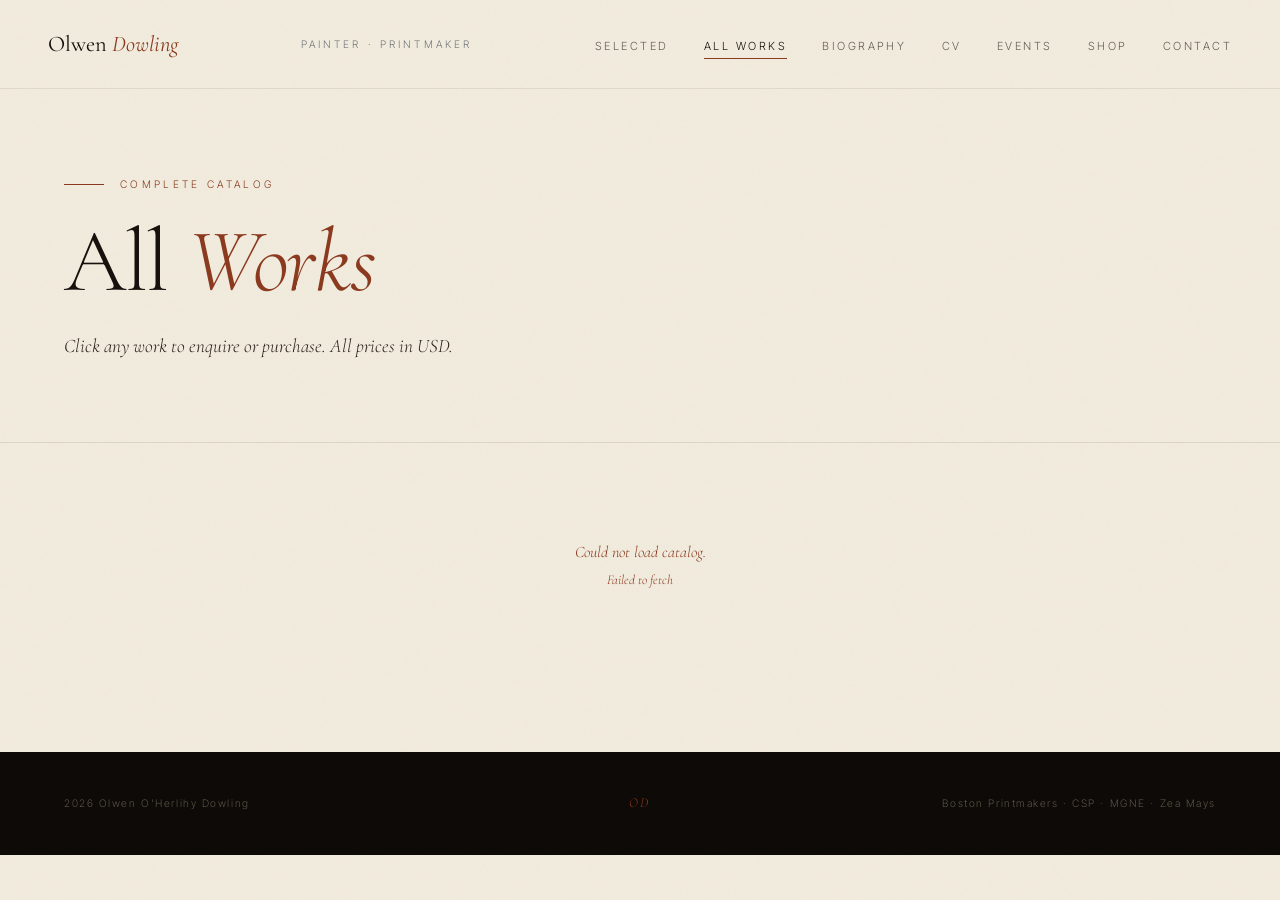
<file: work.html>
<!DOCTYPE html>
<html lang="en">
<head>
<meta charset="UTF-8">
<meta name="viewport" content="width=device-width, initial-scale=1.0">
<title>Works — Olwen O'Herlihy Dowling</title>
<meta name="description" content="Complete catalog of works by Olwen O'Herlihy Dowling.">
<link href="https://fonts.googleapis.com/css2?family=Cormorant+Garamond:ital,wght@0,300;0,400;0,500;1,300;1,400;1,500&family=Inter+Tight:wght@200;300;400;500&display=swap" rel="stylesheet">
<link rel="stylesheet" href="styles.css">
<style>
.catalog { max-width: 1400px; margin: 0 auto; padding: 2rem 4rem 6rem; }
.catalog-status {
  text-align: center; padding: 4rem 2rem;
  font-family: "Cormorant Garamond", serif;
  font-style: italic; color: var(--slate);
}
.catalog-status.error { color: var(--rust); }
.medium-section { margin-bottom: 7rem; }
.medium-header { display: flex; justify-content: space-between; align-items: baseline; border-bottom: 2px solid var(--ink); padding-bottom: 1.5rem; margin-bottom: 3rem; }
.medium-header h2 { font-family: "Cormorant Garamond", serif; font-size: clamp(2rem, 4vw, 3rem); font-weight: 300; color: var(--ink); letter-spacing: -0.01em; }
.medium-header h2 em { font-style: italic; color: var(--rust); }
.medium-count { font-size: 0.68rem; letter-spacing: 0.25em; text-transform: uppercase; color: var(--slate); }
.work-grid { display: grid; grid-template-columns: repeat(4, 1fr); gap: 2.5rem 2rem; }
.work-item { cursor: pointer; position: relative; }
.work-item.sold { opacity: 0.6; cursor: default; }
.work-thumb { width: 100%; aspect-ratio: 4/5; background-color: var(--paper-deep); background-size: cover; background-position: center; overflow: hidden; position: relative; transition: transform 0.4s cubic-bezier(0.2, 0.8, 0.2, 1); }
.work-item:not(.sold):hover .work-thumb { transform: scale(1.02); }
.sold-badge { position: absolute; top: 1rem; right: 1rem; background: var(--ink); color: var(--paper); font-size: 0.6rem; letter-spacing: 0.2em; text-transform: uppercase; padding: 0.35rem 0.7rem; }
.work-info { padding: 0.9rem 0 0; }
.work-title { font-family: "Cormorant Garamond", serif; font-size: 1.05rem; font-style: italic; color: var(--ink); display: block; margin-bottom: 0.25rem; }
.work-dims { font-size: 0.65rem; letter-spacing: 0.08em; color: var(--slate); display: block; margin-bottom: 0.4rem; line-height: 1.5; }
.work-footer { display: flex; justify-content: space-between; align-items: center; margin-top: 0.5rem; border-top: 1px solid rgba(22,17,12,0.1); padding-top: 0.6rem; }
.work-price { font-size: 0.95rem; color: var(--rust); font-family: "Cormorant Garamond", serif; font-style: italic; }
.work-enquire { font-size: 0.62rem; letter-spacing: 0.2em; text-transform: uppercase; color: var(--ink); text-decoration: none; border-bottom: 1px solid rgba(22,17,12,0.3); padding-bottom: 0.1rem; transition: color 0.3s; }
.work-enquire:hover { color: var(--rust); border-bottom-color: var(--rust); }
.work-item.sold .work-enquire { color: var(--slate); pointer-events: none; border-bottom-color: transparent; }
.lightbox { position: fixed; inset: 0; background: rgba(22,17,12,0.96); z-index: 1000; display: none; align-items: center; justify-content: center; padding: 4rem; backdrop-filter: blur(4px); }
.lightbox.active { display: flex; }
.lightbox-content { max-width: 1000px; width: 100%; display: grid; grid-template-columns: 1.2fr 1fr; gap: 4rem; align-items: center; }
.lightbox-image { background-color: #0e0a07; background-size: contain; background-position: center; background-repeat: no-repeat; aspect-ratio: 4/5; max-height: 70vh; }
.lightbox-text h3 { font-family: "Cormorant Garamond", serif; font-size: 2rem; font-weight: 300; font-style: italic; color: var(--paper); margin-bottom: 0.5rem; }
.lb-price-big { font-family: "Cormorant Garamond", serif; font-size: 2rem; font-weight: 300; color: var(--ochre); margin-bottom: 1.5rem; }
.lightbox-text dl { border-top: 1px solid rgba(241,235,221,0.15); padding-top: 1.5rem; }
.lightbox-text dt { font-size: 0.62rem; letter-spacing: 0.25em; text-transform: uppercase; color: var(--warm-mid); margin-top: 1rem; }
.lightbox-text dt:first-child { margin-top: 0; }
.lightbox-text dd { font-family: "Cormorant Garamond", serif; font-size: 1rem; color: var(--paper); margin-top: 0.3rem; font-style: italic; }
.lb-actions { display: flex; gap: 1rem; flex-wrap: wrap; margin-top: 2rem; }
.lb-enquire-btn { display: inline-block; padding: 0.9rem 2rem; background: var(--rust); color: var(--paper); text-decoration: none; font-size: 0.7rem; letter-spacing: 0.28em; text-transform: uppercase; }
.lb-enquire-btn:hover { background: #6b2c17; }
.lb-enquire-btn.secondary { background: transparent; border: 1px solid rgba(241,235,221,0.4); padding: calc(0.9rem - 1px) calc(2rem - 1px); }
.lb-enquire-btn.secondary:hover { background: rgba(241,235,221,0.08); border-color: rgba(241,235,221,0.7); }
.lb-buy-btn { display: inline-block; padding: 0.9rem 2rem; background: var(--rust); color: var(--paper); text-decoration: none; font-size: 0.7rem; letter-spacing: 0.28em; text-transform: uppercase; }
.lb-buy-btn:hover { background: #6b2c17; }
.lightbox-close { position: absolute; top: 2rem; right: 2rem; background: none; border: 1px solid rgba(241,235,221,0.3); color: var(--paper); font-size: 0.7rem; letter-spacing: 0.3em; text-transform: uppercase; padding: 0.6rem 1.2rem; cursor: pointer; }
@media (max-width: 1200px) { .work-grid { grid-template-columns: repeat(3, 1fr); } }
@media (max-width: 900px) { .catalog { padding: 2rem 2rem 4rem; } .work-grid { grid-template-columns: repeat(2, 1fr); gap: 1.5rem 1rem; } .lightbox { padding: 1.5rem; } .lightbox-content { grid-template-columns: 1fr; gap: 1.5rem; max-height: 90vh; overflow-y: auto; } .lightbox-image { max-height: 50vh; } }
</style>
</head>
<body>

<nav id="mainNav">
  <a href="index.html" class="nav-mark">Olwen <span>Dowling</span></a>
  <div class="nav-tagline">Painter &middot; Printmaker</div>
  <ul class="nav-links" id="navLinks">
    <li><a href="index.html#work">Selected</a></li>
    <li><a href="work.html" class="active">All Works</a></li>
    <li><a href="biography.html">Biography</a></li>
    <li><a href="cv.html">CV</a></li>
    <li><a href="events.html">Events</a></li>
    <li><a href="shop.html">Shop</a></li>
    <li><a href="index.html#contact">Contact</a></li>
  </ul>
</nav>

<header class="page-header">
  <p class="eyebrow">Complete Catalog</p>
  <h1>All <em>Works</em></h1>
  <p class="sub">Click any work to enquire or purchase. All prices in USD.</p>
</header>

<div class="catalog" id="catalog">
  <div class="catalog-status" id="loadingStatus">Loading catalog&hellip;</div>
</div>

<div class="lightbox" id="lightbox">
  <button class="lightbox-close" id="lightboxClose">Close x</button>
  <div class="lightbox-content">
    <div class="lightbox-image" id="lightboxImage"></div>
    <div class="lightbox-text">
      <h3 id="lbTitle"></h3>
      <div class="lb-price-big" id="lbPrice"></div>
      <dl>
        <dt>Medium</dt><dd id="lbMedium"></dd>
        <dt>Dimensions</dt><dd id="lbDims"></dd>
      </dl>
      <div class="lb-actions">
        <a class="lb-buy-btn" id="lbBuy" href="#" target="_blank" rel="noopener" style="display:none;">Buy Now</a>
        <a class="lb-enquire-btn" id="lbEnquire" href="#">Enquire about this work</a>
      </div>
    </div>
  </div>
</div>

<footer>
  <p>2026 Olwen O'Herlihy Dowling</p>
  <p class="footer-mark">OD</p>
  <p class="footer-end">Boston Printmakers &middot; CSP &middot; MGNE &middot; Zea Mays</p>
</footer>

<script>
const SHEET_CSV_URL = "https://docs.google.com/spreadsheets/d/e/2PACX-1vT3XScG4d1eqLJKxItKYFw5eTRvBIUY2Br0eaVElW7EawvWQPyiuk2M0FTzX1EtokLRFE6TJss7HTjI/pub?output=csv";

const SECTION_ORDER = [
  { id: "drypoint", label: "Drypoint <em>Monotypes</em>", subtitle: "Drypoint &amp; Monotype" },
  { id: "intaglio", label: "Intaglio <em>Etchings</em>", subtitle: "Copper plate etching" },
  { id: "oil", label: "Irish <em>Oil Paintings</em>", subtitle: "Oil on canvas" },
  { id: "watercolor", label: "<em>Watercolors</em>", subtitle: "Watercolor on paper" }
];

function parseCSV(text) {
  const rows = [];
  let row = [];
  let cell = "";
  let inQuotes = false;
  for (let i = 0; i < text.length; i++) {
    const c = text[i];
    if (inQuotes) {
      if (c === '"' && text[i+1] === '"') { cell += '"'; i++; }
      else if (c === '"') { inQuotes = false; }
      else { cell += c; }
    } else {
      if (c === '"') { inQuotes = true; }
      else if (c === ",") { row.push(cell); cell = ""; }
      else if (c === "\n") { row.push(cell); rows.push(row); row = []; cell = ""; }
      else if (c === "\r") { /* skip */ }
      else { cell += c; }
    }
  }
  if (cell || row.length) { row.push(cell); rows.push(row); }
  return rows;
}

function rowsToObjects(rows) {
  if (!rows.length) return [];
  const headers = rows[0].map(h => h.trim().toLowerCase());
  return rows.slice(1).map(row => {
    const obj = {};
    headers.forEach((h, i) => { obj[h] = (row[i] || "").trim(); });
    return obj;
  }).filter(o => o.title);
}

function priceDisplay(raw) {
  const p = (raw || "").replace(/^\$/, "").trim();
  if (!p) return "Enquire";
  if (/^[0-9][0-9,]*(\.[0-9]+)?$/.test(p)) {
    return "$" + parseFloat(p.replace(/,/g, "")).toLocaleString("en-US", { maximumFractionDigits: 2 });
  }
  return /^[0-9]/.test(p) ? "$" + p : p;
}

function normalizeSection(s, m) {
  const combined = ((s || "") + " " + (m || "")).toLowerCase();
  if (combined.includes("intaglio") || combined.includes("etching")) return "intaglio";
  if (combined.includes("drypoint") || combined.includes("monotype")) return "drypoint";
  if (combined.includes("oil")) return "oil";
  if (combined.includes("watercolor") || combined.includes("watercolour")) return "watercolor";
  return "drypoint";
}

function renderCatalog(works) {
  const catalog = document.getElementById("catalog");
  catalog.innerHTML = "";
  const grouped = {};
  works.forEach(w => {
    const sec = normalizeSection(w.section, w.medium);
    if (w.status && w.status.toLowerCase() === "hidden") return;
    if (!grouped[sec]) grouped[sec] = [];
    grouped[sec].push(w);
  });
  SECTION_ORDER.forEach(section => {
    const items = grouped[section.id];
    if (!items || !items.length) return;
    const sec = document.createElement("section");
    sec.className = "medium-section";
    sec.id = section.id;
    sec.innerHTML = `
      <div class="medium-header">
        <h2>${section.label}</h2>
        <span class="medium-count">${section.subtitle}</span>
      </div>
      <div class="work-grid"></div>
    `;
    const grid = sec.querySelector(".work-grid");
    items.forEach(w => {
      const sold = (w.status || "").toLowerCase() === "sold";
      const item = document.createElement("div");
      item.className = "work-item" + (sold ? " sold" : "");
      item.dataset.title = w.title;
      item.dataset.medium = w.medium || "";
      item.dataset.dims = w.dimensions || "";
      item.dataset.price = sold ? "Sold" : priceDisplay(w.price);
      item.dataset.img = w["image url"] || w.image || "";
      item.dataset.paypal = w["paypal_link"] || "";
      const soldBadge = sold ? '<span class="sold-badge">Sold</span>' : "";
      const enquireBtn = sold
        ? '<span class="work-enquire">Sold</span>'
        : '<a class="work-enquire" href="#" onclick="event.preventDefault(); event.stopPropagation();">' + (item.dataset.paypal ? "Buy" : "Enquire") + '</a>';
      item.innerHTML = `
        <div class="work-thumb" style="background-image: url('${item.dataset.img}');">${soldBadge}</div>
        <div class="work-info">
          <span class="work-title">${w.title}</span>
          <span class="work-dims">${w.dimensions || ""} &middot; ${w.medium || ""}</span>
          <div class="work-footer">
            <span class="work-price">${item.dataset.price}</span>
            ${enquireBtn}
          </div>
        </div>
      `;
            if (!sold) {
        let tStartX = 0, tStartY = 0, tMoved = false;
        item.addEventListener("touchstart", e => {
          const t = e.touches[0];
          tStartX = t.clientX; tStartY = t.clientY; tMoved = false;
        }, { passive: true });
        item.addEventListener("touchmove", e => {
          const t = e.touches[0];
          if (Math.abs(t.clientX - tStartX) > 10 || Math.abs(t.clientY - tStartY) > 10) tMoved = true;
        }, { passive: true });
        item.addEventListener("touchend", e => {
          if (tMoved) return;
          e.preventDefault();
          openLightbox(item);
        });
        item.addEventListener("click", () => openLightbox(item));
      }

      grid.appendChild(item);
    });
    catalog.appendChild(sec);
  });
  if (!catalog.children.length) {
    catalog.innerHTML = '<div class="catalog-status">No works available at this time.</div>';
  }
}

const lightbox = document.getElementById("lightbox");
const lbImage = document.getElementById("lightboxImage");
const lbTitle = document.getElementById("lbTitle");
const lbPrice = document.getElementById("lbPrice");
const lbMedium = document.getElementById("lbMedium");
const lbDims = document.getElementById("lbDims");
const lbEnquire = document.getElementById("lbEnquire");
const lbBuy = document.getElementById("lbBuy");
const lbClose = document.getElementById("lightboxClose");

function openLightbox(item) {
  const title = item.dataset.title;
  const price = item.dataset.price;
  const medium = item.dataset.medium;
  const dims = item.dataset.dims;
  const img = item.dataset.img;
  lbImage.style.backgroundImage = "url('" + img + "')";
  lbTitle.textContent = title;
  lbPrice.textContent = price;
  lbMedium.innerHTML = medium;
  lbDims.textContent = dims || "Dimensions on request";
  const subject = encodeURIComponent("Enquiry: " + title);
  const body = encodeURIComponent("Dear Olwen,\n\nI am interested in \"" + title + "\" (" + medium + ", " + (dims || "dimensions on request") + ", " + price + ").\n\nPlease let me know if this work is available.\n\nKind regards,");
  lbEnquire.href = "mailto:olwen@olwendowling.com?subject=" + subject + "&body=" + body;
  if (item.dataset.paypal) {
    lbBuy.href = item.dataset.paypal;
    lbBuy.style.display = "inline-block";
    lbEnquire.classList.add("secondary");
  } else {
    lbBuy.href = "#";
    lbBuy.style.display = "none";
    lbEnquire.classList.remove("secondary");
  }
  lightbox.classList.add("active");
  document.body.style.overflow = "hidden";
}

function closeLightbox() {
  lightbox.classList.remove("active");
  document.body.style.overflow = "";
}
lbClose.addEventListener("click", closeLightbox);
lightbox.addEventListener("click", e => { if (e.target === lightbox) closeLightbox(); });
document.addEventListener("keydown", e => { if (e.key === "Escape") closeLightbox(); });

const nav = document.getElementById("mainNav");
window.addEventListener("scroll", () => {
  if (window.scrollY > 80) nav.classList.add("scrolled");
  else nav.classList.remove("scrolled");
});

async function loadCatalog() {
  const status = document.getElementById("loadingStatus");
  try {
    const response = await fetch(SHEET_CSV_URL + "&t=" + Date.now());
    if (!response.ok) throw new Error("Sheet not accessible (HTTP " + response.status + ")");
    const text = await response.text();
    const rows = parseCSV(text);
    const works = rowsToObjects(rows);
    if (!works.length) throw new Error("No works found in sheet");
    renderCatalog(works);
  } catch (e) {
    status.className = "catalog-status error";
    status.innerHTML = "Could not load catalog.<br><small>" + e.message + "</small>";
  }
}

loadCatalog();
</script>
</body>
</html>
</file>
<file: styles.css>
/* Olwen Dowling — shared styles for sub-pages */
*, *::before, *::after { margin: 0; padding: 0; box-sizing: border-box; }

:root {
  --ink: #16110c;
  --ink-soft: #2a221a;
  --paper: #f1ebdd;
  --paper-warm: #ebe2cf;
  --paper-deep: #e2d6bb;
  --warm-mid: #b8a98d;
  --rust: #8b3a1f;
  --rust-deep: #6b2c17;
  --ochre: #c4873a;
  --slate: #3d4754;
}

html { scroll-behavior: smooth; }

body {
  background: var(--paper);
  color: var(--ink);
  font-family: 'Inter Tight', sans-serif;
  font-weight: 300;
  overflow-x: hidden;
  line-height: 1.65;
}

::selection { background: var(--rust); color: var(--paper); }

body::before {
  content: '';
  position: fixed; inset: 0;
  background-image: url("data:image/svg+xml,%3Csvg viewBox='0 0 256 256' xmlns='http://www.w3.org/2000/svg'%3E%3Cfilter id='n'%3E%3CfeTurbulence type='fractalNoise' baseFrequency='0.85' numOctaves='4' stitchTiles='stitch'/%3E%3C/filter%3E%3Crect width='100%25' height='100%25' filter='url(%23n)' opacity='0.05'/%3E%3C/svg%3E");
  pointer-events: none; z-index: 9999;
  mix-blend-mode: multiply; opacity: 0.15;
}

/* NAV */
nav {
  position: fixed; top: 0; left: 0; right: 0; z-index: 100;
  display: grid; grid-template-columns: auto 1fr auto;
  align-items: center; padding: 1.6rem 3rem; gap: 3rem;
  transition: background 0.4s, backdrop-filter 0.4s, padding 0.4s;
  background: rgba(241, 235, 221, 0.92);
  backdrop-filter: blur(8px);
  border-bottom: 1px solid rgba(22,17,12,0.08);
}

.nav-mark {
  font-family: 'Cormorant Garamond', serif;
  font-size: 1.4rem; font-weight: 400;
  color: var(--ink); text-decoration: none;
}
.nav-mark span { font-style: italic; color: var(--rust); }

.nav-tagline {
  font-size: 0.65rem; letter-spacing: 0.3em; text-transform: uppercase;
  color: var(--slate); opacity: 0.7; justify-self: center;
}

.nav-links {
  display: flex; gap: 2.2rem; list-style: none;
}
.nav-links a {
  font-size: 0.7rem; letter-spacing: 0.22em; text-transform: uppercase;
  color: var(--ink); text-decoration: none; opacity: 0.65;
  transition: opacity 0.3s, color 0.3s; position: relative;
}
.nav-links a:hover { opacity: 1; color: var(--rust); }
.nav-links a.active { opacity: 1; }
.nav-links a.active::after {
  content: ''; position: absolute; bottom: -6px; left: 0; right: 0;
  height: 1px; background: var(--rust);
}

/* PAGE HEADER */
.page-header {
  padding: 11rem 4rem 5rem;
  max-width: 1400px; margin: 0 auto;
  border-bottom: 1px solid rgba(22,17,12,0.1);
}
.page-header .eyebrow {
  font-size: 0.65rem; letter-spacing: 0.32em; text-transform: uppercase;
  color: var(--rust); margin-bottom: 1.5rem;
  display: flex; align-items: center; gap: 1rem;
}
.page-header .eyebrow::before {
  content: ''; width: 2.5rem; height: 1px; background: var(--rust);
}
.page-header h1 {
  font-family: 'Cormorant Garamond', serif;
  font-weight: 300;
  font-size: clamp(3rem, 7vw, 6rem);
  line-height: 1; letter-spacing: -0.02em;
  color: var(--ink);
}
.page-header h1 em { font-style: italic; color: var(--rust); }
.page-header .sub {
  font-family: 'Cormorant Garamond', serif;
  font-style: italic; font-size: 1.2rem;
  color: var(--ink-soft); margin-top: 1.5rem;
  max-width: 40rem;
}

/* PROSE BLOCK */
.prose {
  max-width: 1400px; margin: 0 auto;
  padding: 6rem 4rem;
  display: grid; grid-template-columns: 1fr 2fr;
  gap: 5rem;
}
.prose-aside {
  font-size: 0.65rem; letter-spacing: 0.3em; text-transform: uppercase;
  color: var(--rust); padding-top: 0.5rem;
}
.prose-body p {
  font-size: 1.02rem; line-height: 1.85;
  color: var(--ink-soft); margin-bottom: 1.5rem;
  max-width: 42rem;
}
.prose-body p:first-of-type::first-letter {
  font-family: 'Cormorant Garamond', serif;
  font-size: 4rem; line-height: 0.9; float: left;
  padding: 0.3rem 0.8rem 0 0;
  color: var(--rust); font-weight: 300;
}
.prose-body h3 {
  font-family: 'Cormorant Garamond', serif;
  font-size: 1.8rem; font-weight: 400; font-style: italic;
  color: var(--ink); margin: 3rem 0 1rem;
}
.prose-body h3 em { color: var(--rust); }

/* FOOTER */
footer {
  background: #0e0a07;
  padding: 2.5rem 4rem;
  display: grid; grid-template-columns: 1fr auto 1fr;
  align-items: center; gap: 2rem;
}
footer p {
  font-size: 0.65rem; letter-spacing: 0.15em;
  color: rgba(184,169,141,0.45);
}
footer .footer-mark {
  font-family: 'Cormorant Garamond', serif;
  font-style: italic; font-size: 0.85rem;
  color: var(--rust); text-align: center;
}
footer .footer-end { text-align: right; }

/* RESPONSIVE */
@media (max-width: 1024px) {
  nav { padding: 1.2rem 1.5rem; gap: 1rem; }
  .nav-tagline { display: none; }
  .nav-links { gap: 1rem; }
  .nav-links a { font-size: 0.62rem; letter-spacing: 0.18em; }
  .page-header { padding: 8rem 2rem 3rem; }
  .prose { grid-template-columns: 1fr; gap: 2rem; padding: 3rem 2rem; }
  footer { grid-template-columns: 1fr; text-align: center; padding: 2rem; }
  footer .footer-end { text-align: center; }
}
@media (max-width: 600px) {
  .nav-links li:not(:last-child) a { display: none; }
}
</file>
